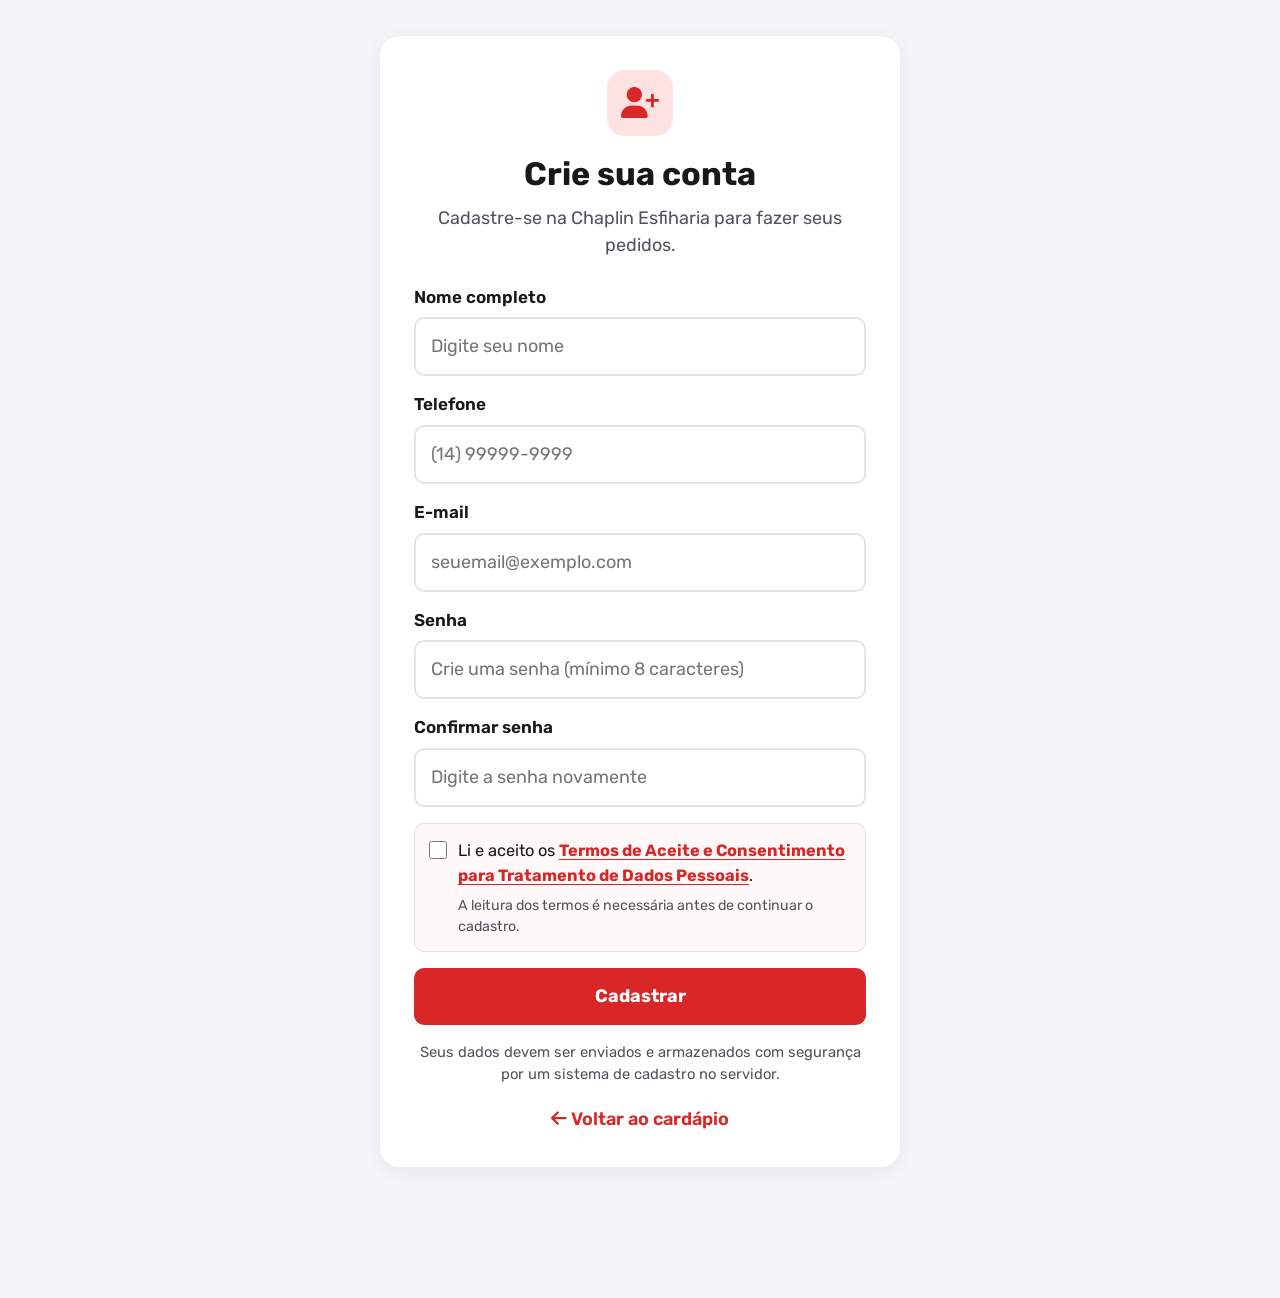
<file: cadastro.html>
<!DOCTYPE html>
<html lang="pt-BR">
<head>
    <meta charset="UTF-8">
    <meta name="viewport" content="width=device-width, initial-scale=1.0">
    <title>Cadastro - Chaplin Esfiharia</title>
    <link rel="preconnect" href="https://fonts.googleapis.com">
    <link rel="preconnect" href="https://fonts.gstatic.com" crossorigin>
    <link href="https://fonts.googleapis.com/css2?family=Rubik:wght@400;500;600;700;800&display=swap" rel="stylesheet">
    <link rel="stylesheet" href="https://cdnjs.cloudflare.com/ajax/libs/font-awesome/6.4.0/css/all.min.css">
    <link rel="stylesheet" href="style.css">
</head>
<body>
    <main class="register-page">
        <section class="register-card">
            <div class="register-top">
                <div class="register-icon"><i class="fa-solid fa-user-plus"></i></div>
                <h1>Crie sua conta</h1>
                <p>Cadastre-se na Chaplin Esfiharia para fazer seus pedidos.</p>
            </div>

            <form class="register-form" id="registerForm">
                <div class="register-field">
                    <label for="registerName">Nome completo</label>
                    <input type="text" id="registerName" name="name" placeholder="Digite seu nome" autocomplete="name" required minlength="3">
                </div>
                <div class="register-field">
                    <label for="registerPhone">Telefone</label>
                    <input type="tel" id="registerPhone" name="phone" placeholder="(14) 99999-9999" autocomplete="tel" required>
                </div>
                <div class="register-field">
                    <label for="registerEmail">E-mail</label>
                    <input type="email" id="registerEmail" name="email" placeholder="seuemail@exemplo.com" autocomplete="email" required>
                </div>
                <div class="register-field">
                    <label for="registerPassword">Senha</label>
                    <input type="password" id="registerPassword" name="password" placeholder="Crie uma senha (mínimo 8 caracteres)" autocomplete="new-password" required minlength="8">
                </div>
                <div class="register-field">
                    <label for="registerPasswordConfirm">Confirmar senha</label>
                    <input type="password" id="registerPasswordConfirm" name="passwordConfirm" placeholder="Digite a senha novamente" autocomplete="new-password" required minlength="8">
                </div>

                <div class="register-consent">
                    <input type="checkbox" id="acceptTerms" name="acceptTerms" required aria-describedby="termsHelp">
                    <div>
                        <label for="acceptTerms">Li e aceito os <a href="termos.html" target="_blank" rel="noopener noreferrer">Termos de Aceite e Consentimento para Tratamento de Dados Pessoais</a>.</label>
                        <p id="termsHelp">A leitura dos termos é necessária antes de continuar o cadastro.</p>
                    </div>
                </div>

                <div id="registerMessage" class="register-message" role="status" aria-live="polite"></div>
                <button class="register-submit" type="submit">Cadastrar</button>
            </form>

            <p class="register-note">Seus dados devem ser enviados e armazenados com segurança por um sistema de cadastro no servidor.</p>
            <a class="register-back" href="index.html"><i class="fa-solid fa-arrow-left"></i> Voltar ao cardápio</a>
        </section>
    </main>
    <script src="cadastro.js"></script>
</body>
</html>
</file>
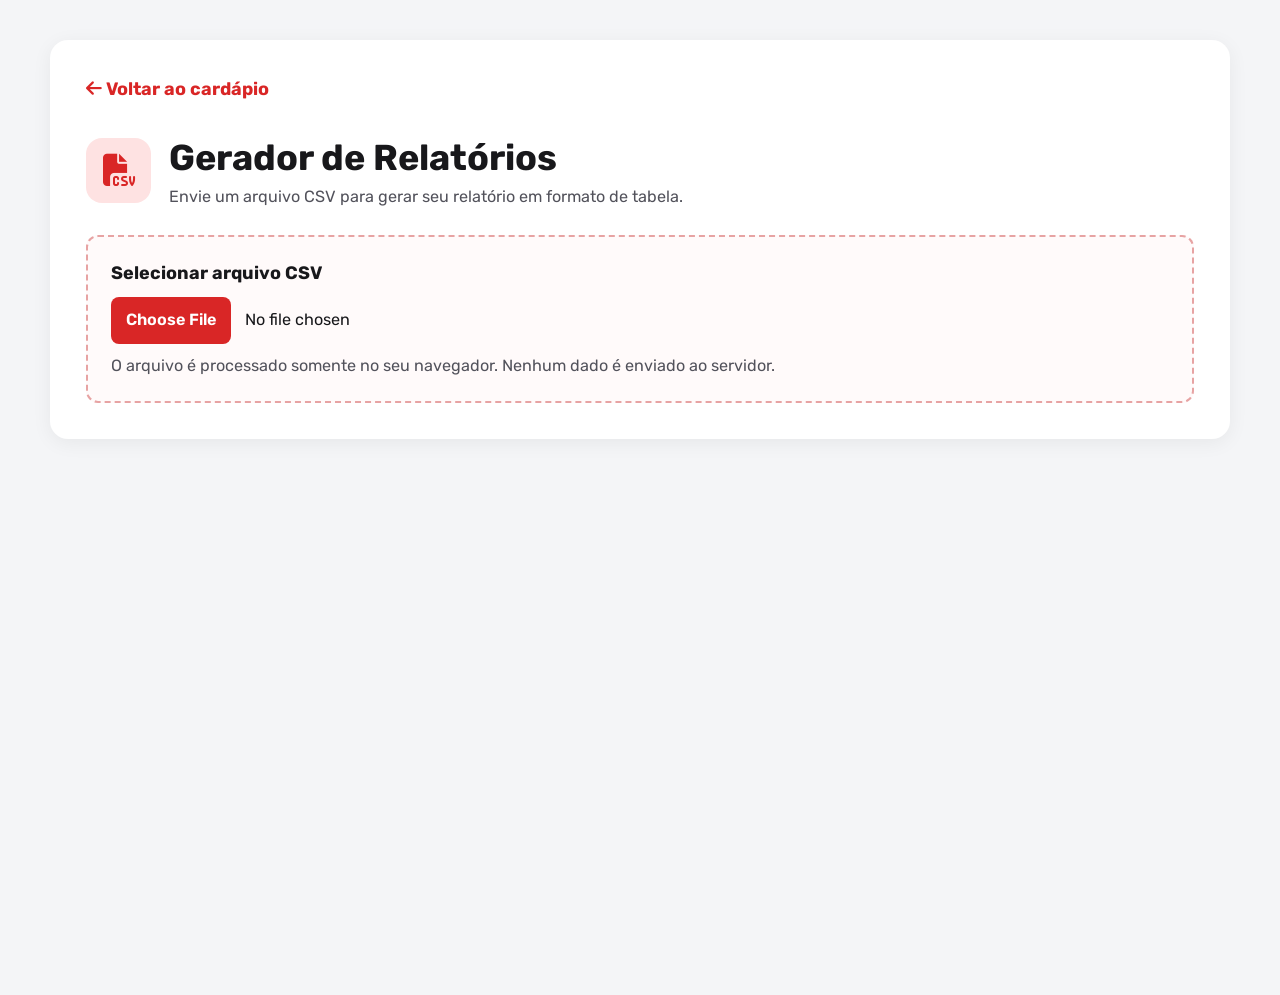
<file: tabela-csv.html>
<!DOCTYPE html>
<html lang="pt-BR">
<head>
  <meta charset="UTF-8">
  <meta name="viewport" content="width=device-width, initial-scale=1.0">
  <title>Gerador de Relatórios - Chaplin Esfiharia</title>
  <link rel="preconnect" href="https://fonts.googleapis.com">
  <link rel="preconnect" href="https://fonts.gstatic.com" crossorigin>
  <link href="https://fonts.googleapis.com/css2?family=Rubik:wght@400;500;600;700;800&display=swap" rel="stylesheet">
  <link rel="stylesheet" href="https://cdnjs.cloudflare.com/ajax/libs/font-awesome/6.4.0/css/all.min.css">
  <link rel="stylesheet" href="style.css">
  <script src="tabela-csv.js" defer></script>
</head>
<body>
  <main class="csv-page">
    <section class="csv-card">
      <a class="terms-back" href="index.html"><i class="fa-solid fa-arrow-left"></i> Voltar ao cardápio</a>
      <div class="csv-heading"><span class="csv-heading-icon"><i class="fa-solid fa-file-csv"></i></span><div><h1>Gerador de Relatórios</h1><p>Envie um arquivo CSV para gerar seu relatório em formato de tabela.</p></div></div>
      <div class="csv-upload">
        <label for="csvFile">Selecionar arquivo CSV</label>
        <input id="csvFile" type="file" accept=".csv,text/csv,text/plain" aria-describedby="csvPrivacy">
        <p id="csvPrivacy">O arquivo é processado somente no seu navegador. Nenhum dado é enviado ao servidor.</p>
      </div>
      <div id="csvError" class="csv-error" role="alert" hidden></div>
      <section id="csvResult" hidden aria-label="Tabela gerada do CSV">
        <div class="csv-toolbar"><div><h2 id="csvFilename"></h2><p id="csvStats" aria-live="polite"></p></div><label class="csv-search-label" for="csvSearch">Buscar na tabela <input id="csvSearch" type="search" placeholder="Pesquisar dados..."></label></div>
        <div class="csv-table-scroll"><table id="csvTable"><thead></thead><tbody></tbody></table></div>
        <div class="csv-pagination"><span id="csvPageInfo" aria-live="polite"></span><div><button id="csvPrev" type="button">Anterior</button><button id="csvNext" type="button">Próxima</button></div></div>
      </section>
    </section>
  </main>
</body>
</html>
</file>
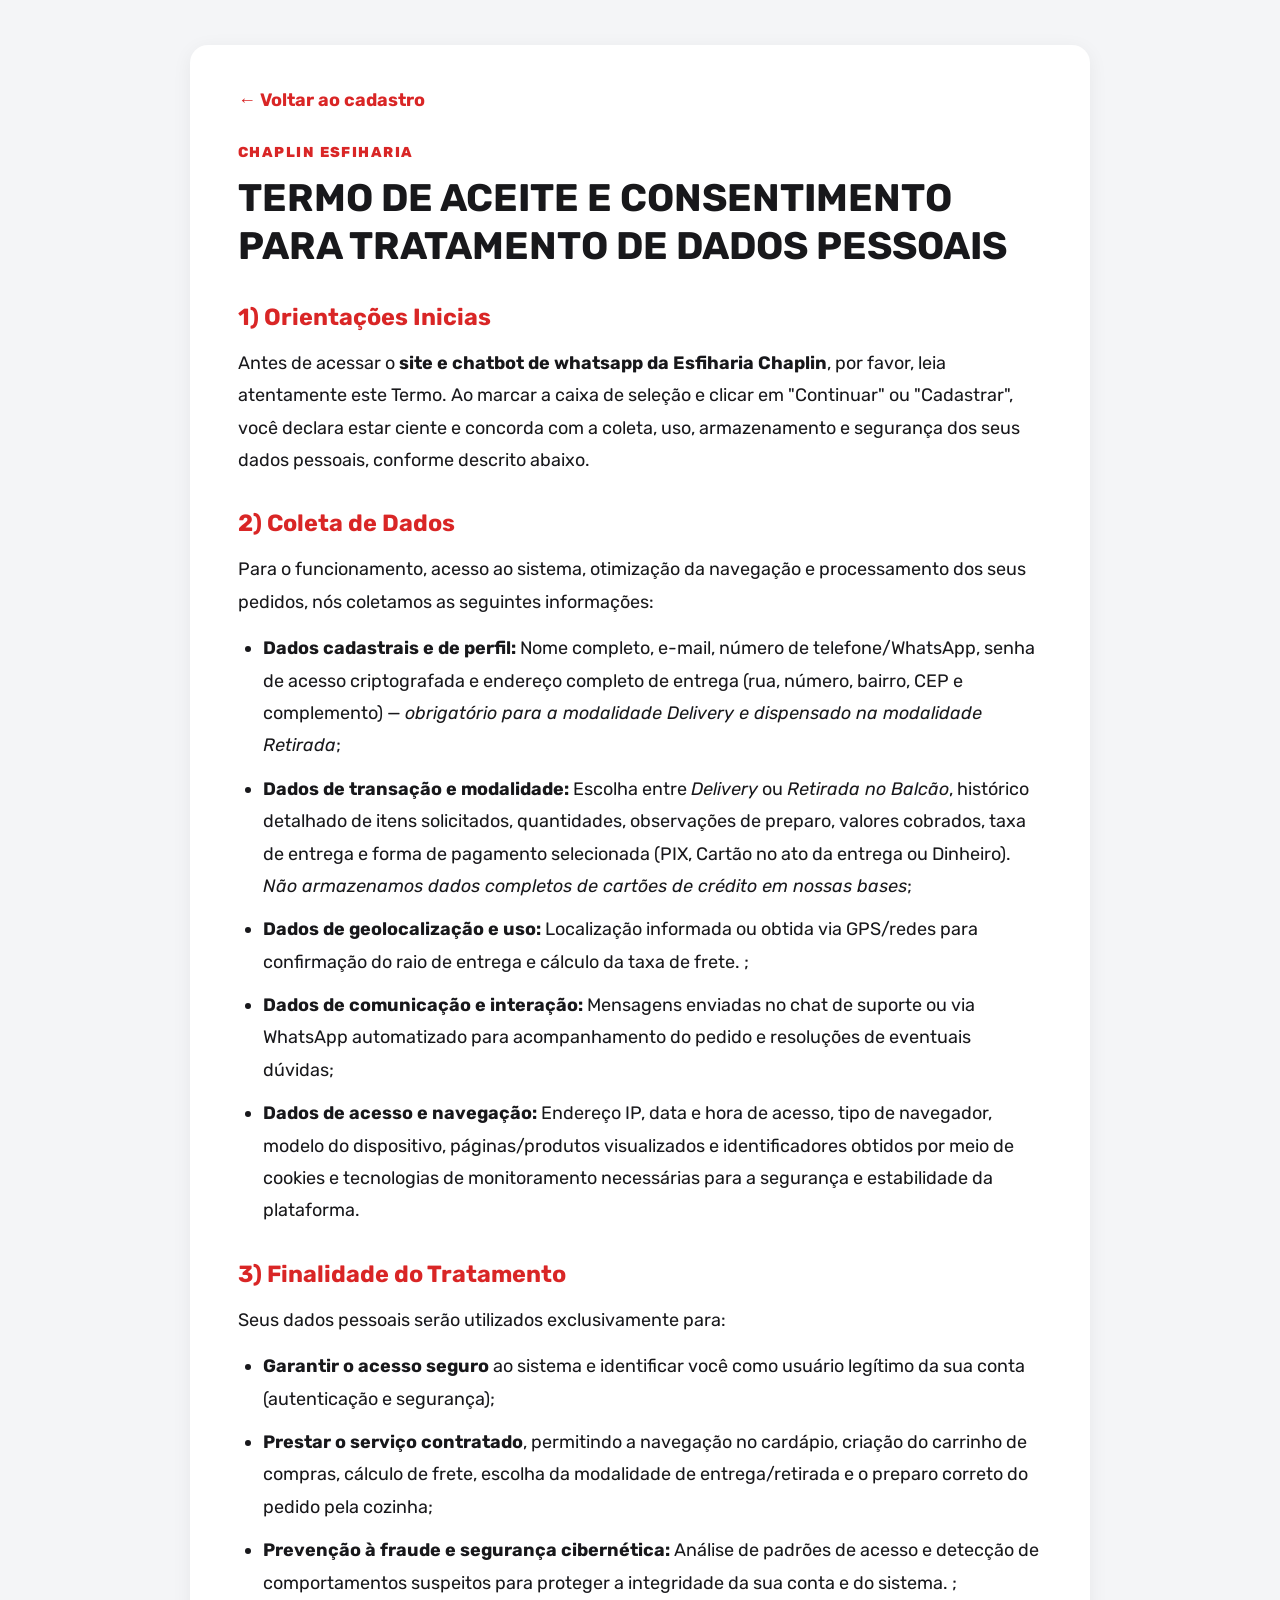
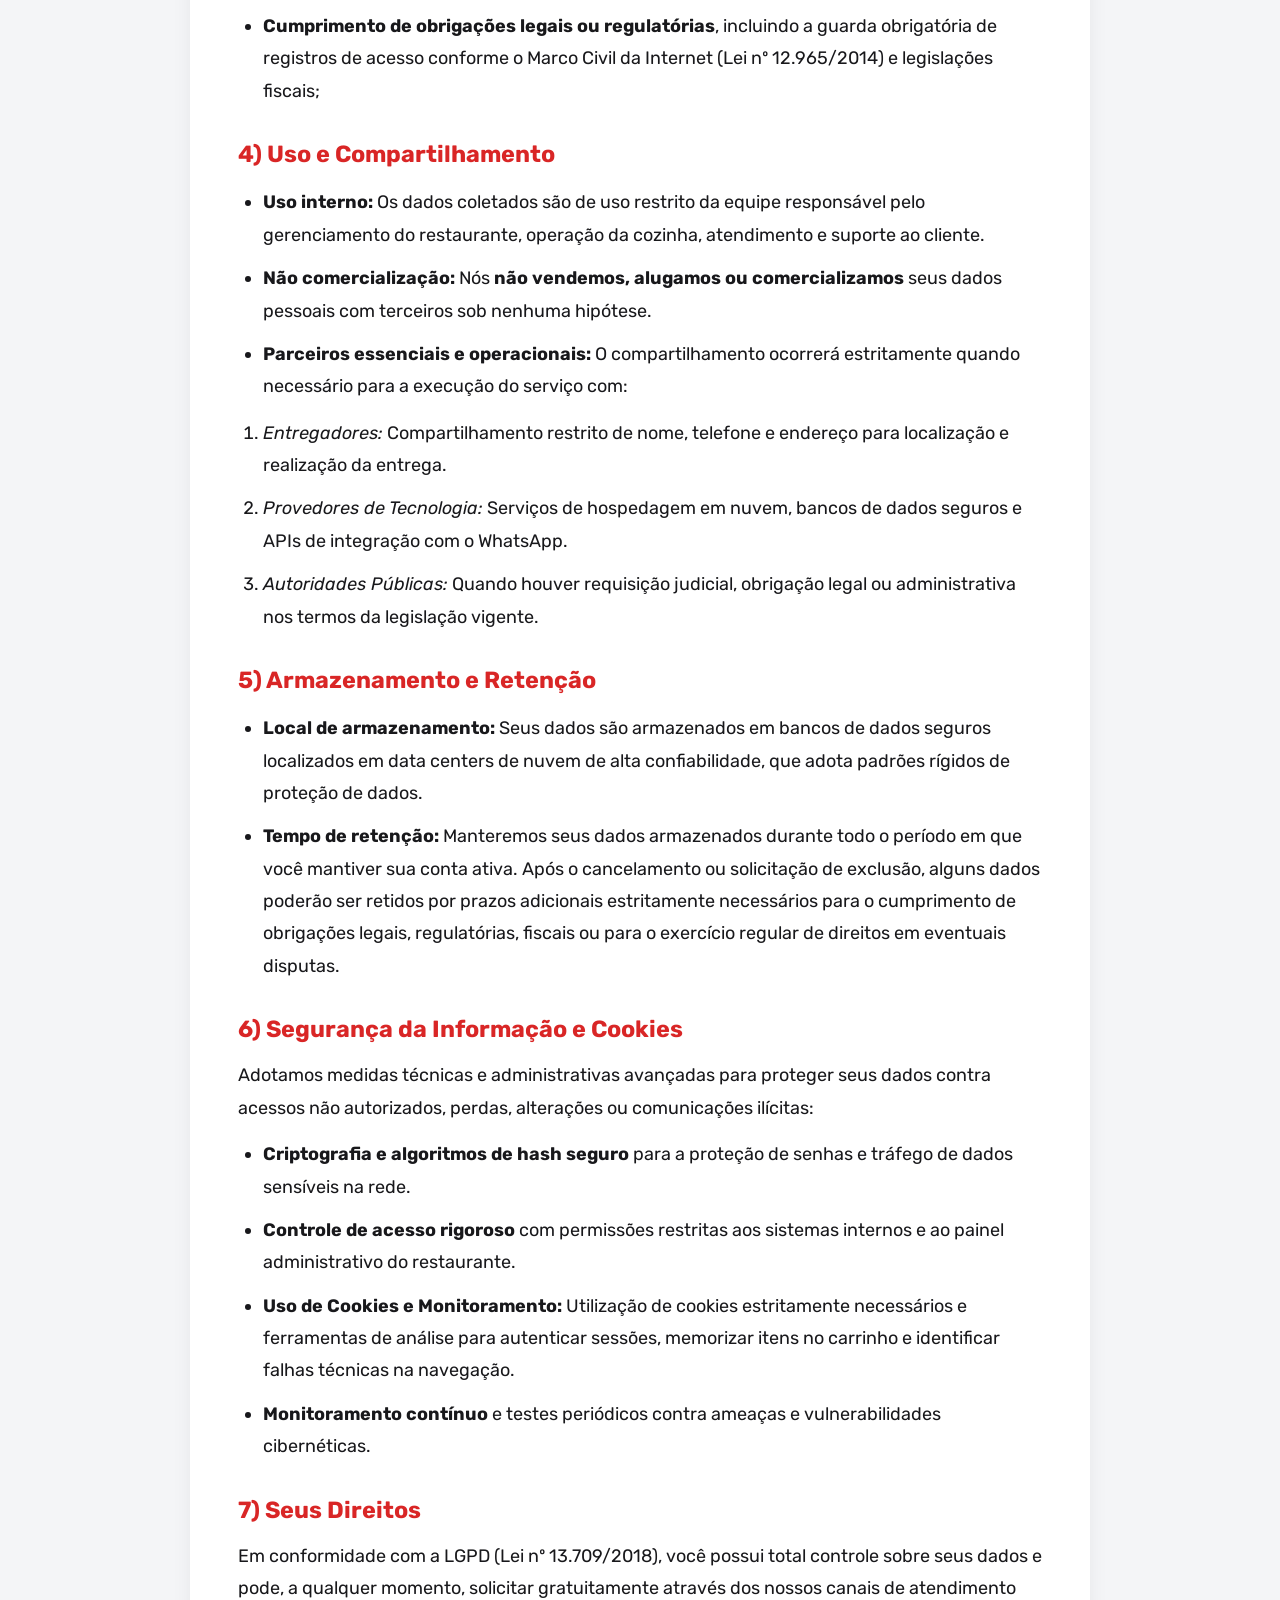
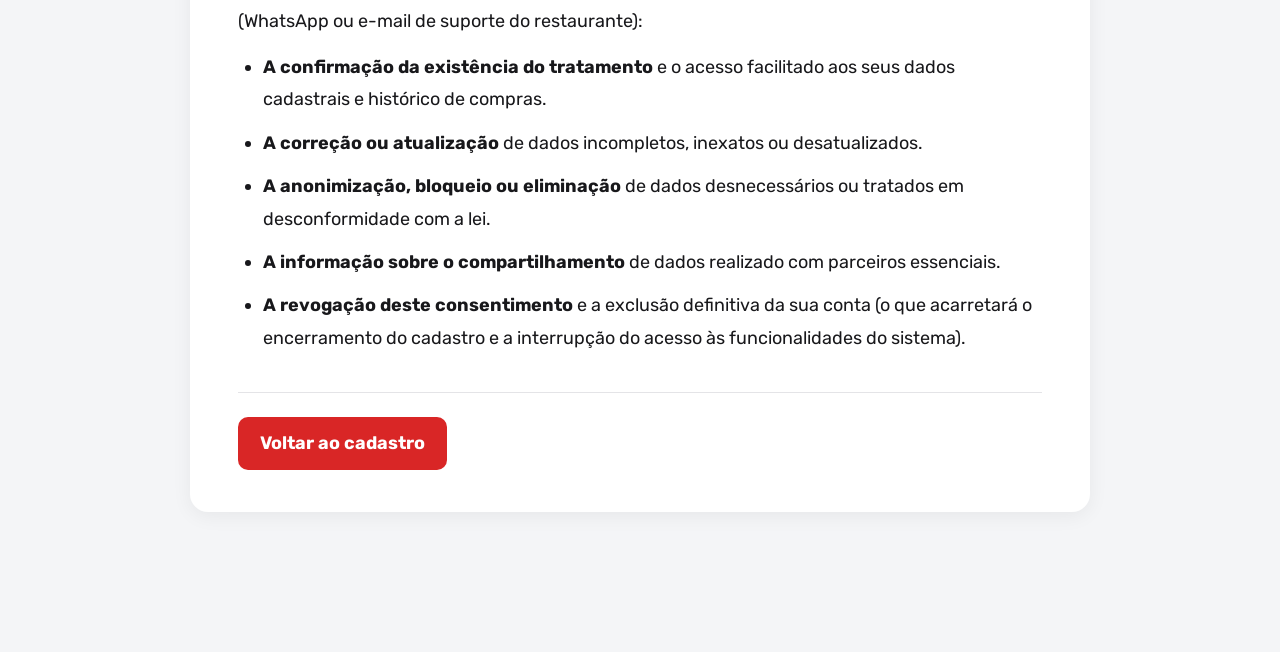
<file: termos.html>
<!DOCTYPE html>
<html lang="pt-BR">
<head>
<meta charset="UTF-8">
<meta name="viewport" content="width=device-width, initial-scale=1.0">
<title>Termos de Aceite - Chaplin Esfiharia</title>
<link rel="preconnect" href="https://fonts.googleapis.com">
<link rel="preconnect" href="https://fonts.gstatic.com" crossorigin>
<link href="https://fonts.googleapis.com/css2?family=Rubik:wght@400;500;600;700;800&display=swap" rel="stylesheet">
<link rel="stylesheet" href="style.css">
</head>
<body>
<main class="terms-page">
<article class="terms-card">
<a class="terms-back" href="cadastro.html">← Voltar ao cadastro</a>
<p class="terms-eyebrow">Chaplin Esfiharia</p>
<h1>TERMO DE ACEITE E CONSENTIMENTO PARA TRATAMENTO DE DADOS PESSOAIS</h1>
<section class="terms-section"><h2>1) Orientações Inicias</h2>
<p>Antes de acessar o <strong>site e chatbot de whatsapp da Esfiharia Chaplin</strong>, por favor, leia atentamente este Termo. Ao marcar a caixa de seleção e clicar em "Continuar" ou "Cadastrar", você declara estar ciente e concorda com a coleta, uso, armazenamento e segurança dos seus dados pessoais, conforme descrito abaixo.</p>
</section>
<section class="terms-section"><h2>2) Coleta de Dados</h2>
<p>Para o funcionamento, acesso ao sistema, otimização da navegação e processamento dos seus pedidos, nós coletamos as seguintes informações:</p>
<ul><li><strong>Dados cadastrais e de perfil:</strong> Nome completo, e-mail, número de telefone/WhatsApp, senha de acesso criptografada e endereço completo de entrega (rua, número, bairro, CEP e complemento) — <em>obrigatório para a modalidade Delivery e dispensado na modalidade Retirada</em>;</li><li><strong>Dados de transação e modalidade:</strong> Escolha entre <em>Delivery</em> ou <em>Retirada no Balcão</em>, histórico detalhado de itens solicitados, quantidades, observações de preparo, valores cobrados, taxa de entrega e forma de pagamento selecionada (PIX, Cartão no ato da entrega ou Dinheiro). <em>Não armazenamos dados completos de cartões de crédito em nossas bases</em>;</li><li><strong>Dados de geolocalização e uso:</strong> Localização informada ou obtida via GPS/redes para confirmação do raio de entrega e cálculo da taxa de frete. ;</li><li><strong>Dados de comunicação e interação:</strong> Mensagens enviadas no chat de suporte ou via WhatsApp automatizado para acompanhamento do pedido e resoluções de eventuais dúvidas;</li><li><strong>Dados de acesso e navegação:</strong> Endereço IP, data e hora de acesso, tipo de navegador, modelo do dispositivo, páginas/produtos visualizados e identificadores obtidos por meio de cookies e tecnologias de monitoramento necessárias para a segurança e estabilidade da plataforma.</li></ul>
</section>
<section class="terms-section"><h2>3) Finalidade do Tratamento</h2>
<p>Seus dados pessoais serão utilizados exclusivamente para:</p>
<ul><li><strong>Garantir o acesso seguro</strong> ao sistema e identificar você como usuário legítimo da sua conta (autenticação e segurança);</li><li><strong>Prestar o serviço contratado</strong>, permitindo a navegação no cardápio, criação do carrinho de compras, cálculo de frete, escolha da modalidade de entrega/retirada e o preparo correto do pedido pela cozinha;</li><li><strong>Prevenção à fraude e segurança cibernética:</strong> Análise de padrões de acesso e detecção de comportamentos suspeitos para proteger a integridade da sua conta e do sistema. ;</li><li><strong>Cumprimento de obrigações legais ou regulatórias</strong>, incluindo a guarda obrigatória de registros de acesso conforme o Marco Civil da Internet (Lei nº 12.965/2014) e legislações fiscais;</li></ul>
</section>
<section class="terms-section"><h2>4) Uso e Compartilhamento</h2>
<ul><li><strong>Uso interno:</strong> Os dados coletados são de uso restrito da equipe responsável pelo gerenciamento do restaurante, operação da cozinha, atendimento e suporte ao cliente.</li><li><strong>Não comercialização:</strong> Nós <strong>não vendemos, alugamos ou comercializamos</strong> seus dados pessoais com terceiros sob nenhuma hipótese.</li><li><strong>Parceiros essenciais e operacionais:</strong> O compartilhamento ocorrerá estritamente quando necessário para a execução do serviço com:</li></ul>
<ol><li><em>Entregadores:</em> Compartilhamento restrito de nome, telefone e endereço para localização e realização da entrega.</li><li><em>Provedores de Tecnologia:</em> Serviços de hospedagem em nuvem, bancos de dados seguros e APIs de integração com o WhatsApp.</li><li><em>Autoridades Públicas:</em> Quando houver requisição judicial, obrigação legal ou administrativa nos termos da legislação vigente.</li></ol>
</section>
<section class="terms-section"><h2>5) Armazenamento e Retenção</h2>
<ul><li><strong>Local de armazenamento:</strong> Seus dados são armazenados em bancos de dados seguros localizados em data centers de nuvem de alta confiabilidade, que adota padrões rígidos de proteção de dados.</li><li><strong>Tempo de retenção:</strong> Manteremos seus dados armazenados durante todo o período em que você mantiver sua conta ativa. Após o cancelamento ou solicitação de exclusão, alguns dados poderão ser retidos por prazos adicionais estritamente necessários para o cumprimento de obrigações legais, regulatórias, fiscais ou para o exercício regular de direitos em eventuais disputas.</li></ul>
</section>
<section class="terms-section"><h2>6) Segurança da Informação e Cookies</h2>
<p>Adotamos medidas técnicas e administrativas avançadas para proteger seus dados contra acessos não autorizados, perdas, alterações ou comunicações ilícitas:</p>
<ul><li><strong>Criptografia e algoritmos de hash seguro</strong> para a proteção de senhas e tráfego de dados sensíveis na rede.</li><li><strong>Controle de acesso rigoroso</strong> com permissões restritas aos sistemas internos e ao painel administrativo do restaurante.</li><li><strong>Uso de Cookies e Monitoramento:</strong> Utilização de cookies estritamente necessários e ferramentas de análise para autenticar sessões, memorizar itens no carrinho e identificar falhas técnicas na navegação.</li><li><strong>Monitoramento contínuo</strong> e testes periódicos contra ameaças e vulnerabilidades cibernéticas.</li></ul>
</section>
<section class="terms-section"><h2>7) Seus Direitos</h2>
<p>Em conformidade com a LGPD (Lei nº 13.709/2018), você possui total controle sobre seus dados e pode, a qualquer momento, solicitar gratuitamente através dos nossos canais de atendimento (WhatsApp ou e-mail de suporte do restaurante):</p>
<ul><li><strong>A confirmação da existência do tratamento</strong> e o acesso facilitado aos seus dados cadastrais e histórico de compras.</li><li><strong>A correção ou atualização</strong> de dados incompletos, inexatos ou desatualizados.</li><li><strong>A anonimização, bloqueio ou eliminação</strong> de dados desnecessários ou tratados em desconformidade com a lei.</li><li><strong>A informação sobre o compartilhamento</strong> de dados realizado com parceiros essenciais.</li><li><strong>A revogação deste consentimento</strong> e a exclusão definitiva da sua conta (o que acarretará o encerramento do cadastro e a interrupção do acesso às funcionalidades do sistema).</li></ul>
</section>
<div class="terms-actions"><a href="cadastro.html" class="terms-return">Voltar ao cadastro</a></div>
</article>
</main>
</body>
</html>
</file>
<file: style.css>
/* =========================================================
   ESTILO CHAPLIN ESFIHARIA - LETRAS GRANDES & FOCO VISUAL
   ========================================================= */

:root {
    --primary: #d92626;
    --primary-dark: #b01c1c;
    --secondary: #f59e0b;
    --bg-page: #f4f5f7;
    --bg-card: #ffffff;
    --text-main: #18181b;
    --text-muted: #52525b;
    --border-color: #e4e4e7;
    --success: #16a34a;
    --radius: 16px;
    --shadow: 0 4px 20px rgba(0, 0, 0, 0.06);
}

* {
    margin: 0;
    padding: 0;
    box-sizing: border-box;
}

/* Base Tipográfica Aumentada para Alta Legibilidade */
html {
    font-size: 18px; /* Base maior que o padrão 16px */
    scroll-behavior: smooth;
    font-family: 'Rubik', sans-serif;
}

body {
    background-color: var(--bg-page);
    color: var(--text-main);
    line-height: 1.5;
    padding-bottom: 95px;
}

.container {
    max-width: 1180px;
    margin: 0 auto;
    padding: 0 20px;
}

/* --- Cabeçalho e Banner --- */
.cover-banner {
    position: relative;
    height: 270px;
    width: 100%;
    overflow: hidden;
}

.cover-img {
    width: 100%;
    height: 100%;
    object-fit: cover;
}

.cover-overlay {
    position: absolute;
    inset: 0;
    background: linear-gradient(to bottom, rgba(0,0,0,0.15), rgba(0,0,0,0.65));
}

.header-info-card {
    background: var(--bg-card);
    border-radius: var(--radius);
    margin-top: -65px;
    position: relative;
    z-index: 10;
    padding: 28px;
    box-shadow: var(--shadow);
    display: flex;
    flex-wrap: wrap;
    align-items: center;
    gap: 24px;
}

.store-logo {
    width: 115px;
    height: 115px;
    border-radius: 20px;
    object-fit: cover;
    border: 4px solid #ffffff;
    box-shadow: 0 6px 16px rgba(0,0,0,0.15);
}

.store-details {
    flex: 1;
    min-width: 280px;
}

.title-row {
    display: flex;
    align-items: center;
    flex-wrap: wrap;
    gap: 14px;
    margin-bottom: 8px;
}

.title-row h1 {
    font-size: 2rem; /* 36px */
    font-weight: 800;
    color: var(--text-main);
}

.status-badge {
    font-size: 0.9rem;
    font-weight: 600;
    padding: 6px 14px;
    border-radius: 50px;
    display: inline-flex;
    align-items: center;
    gap: 8px;
}

.status-badge.open {
    background: #dcfce7;
    color: #15803d;
}

.status-badge i {
    font-size: 0.6rem;
}

.store-subtitle {
    font-size: 1.05rem;
    color: var(--text-muted);
    margin-bottom: 12px;
}

.store-meta {
    display: flex;
    flex-wrap: wrap;
    gap: 20px;
    font-size: 0.95rem;
    color: var(--text-muted);
    font-weight: 500;
}

.store-meta i {
    color: var(--primary);
    margin-right: 6px;
}

/* Barra de Busca */
.search-box {
    width: 100%;
    position: relative;
    margin-top: 8px;
}

.search-box i {
    position: absolute;
    left: 18px;
    top: 50%;
    transform: translateY(-50%);
    color: var(--text-muted);
    font-size: 1.1rem;
}

.search-box input {
    width: 100%;
    padding: 16px 20px 16px 50px;
    font-size: 1.05rem;
    font-family: inherit;
    border: 2px solid var(--border-color);
    border-radius: 12px;
    background: var(--bg-page);
    color: var(--text-main);
    transition: border-color 0.2s;
}

.search-box input:focus {
    outline: none;
    border-color: var(--primary);
    background: #fff;
}

/* --- Navegação de Categorias --- */
.category-nav {
    position: sticky;
    top: 0;
    z-index: 90;
    background: var(--bg-card);
    border-bottom: 1px solid var(--border-color);
    margin-top: 24px;
    padding: 14px 0;
    box-shadow: 0 2px 10px rgba(0,0,0,0.04);
}

.nav-scroll {
    display: flex;
    gap: 12px;
    overflow-x: auto;
    scrollbar-width: none;
}

.nav-scroll::-webkit-scrollbar {
    display: none;
}

.cat-btn {
    padding: 12px 22px;
    font-size: 1rem;
    font-weight: 600;
    font-family: inherit;
    border: 2px solid var(--border-color);
    background: var(--bg-card);
    color: var(--text-main);
    border-radius: 50px;
    cursor: pointer;
    white-space: nowrap;
    transition: all 0.2s;
}

.cat-btn:hover, .cat-btn.active {
    background: var(--primary);
    color: #ffffff;
    border-color: var(--primary);
}

/* --- Galeria Promocional (Mais Fotos) --- */
.promo-gallery {
    display: grid;
    grid-template-columns: repeat(3, 1fr);
    gap: 20px;
    margin-top: 28px;
}

.promo-card {
    position: relative;
    height: 220px;
    border-radius: var(--radius);
    overflow: hidden;
    box-shadow: var(--shadow);
}

.promo-card img {
    width: 100%;
    height: 100%;
    object-fit: cover;
    transition: transform 0.4s ease;
}

.promo-card:hover img {
    transform: scale(1.06);
}

.promo-caption {
    position: absolute;
    inset: 0;
    background: linear-gradient(to top, rgba(0,0,0,0.85) 15%, rgba(0,0,0,0.1));
    color: #fff;
    padding: 20px;
    display: flex;
    flex-direction: column;
    justify-content: flex-end;
}

.promo-tag {
    background: var(--secondary);
    color: #18181b;
    font-size: 0.75rem;
    font-weight: 800;
    padding: 4px 10px;
    border-radius: 6px;
    width: fit-content;
    margin-bottom: 8px;
}

.promo-caption h3 {
    font-size: 1.25rem;
    font-weight: 700;
}

.promo-caption p {
    font-size: 0.95rem;
    opacity: 0.9;
}

/* --- Seções e Cards do Cardápio --- */
.menu-section {
    margin-top: 40px;
}

.section-heading {
    font-size: 1.65rem; /* 30px */
    font-weight: 800;
    margin-bottom: 20px;
    padding-bottom: 10px;
    border-bottom: 3px solid var(--primary);
    display: inline-block;
}

.products-grid {
    display: grid;
    grid-template-columns: repeat(2, 1fr);
    gap: 22px;
}

.product-card {
    background: var(--bg-card);
    border-radius: var(--radius);
    border: 1px solid var(--border-color);
    padding: 18px;
    display: flex;
    gap: 18px;
    align-items: center;
    box-shadow: var(--shadow);
    cursor: pointer;
    transition: transform 0.2s, border-color 0.2s;
}

.product-card:hover {
    transform: translateY(-3px);
    border-color: var(--primary);
}

/* Fotos Grandes nos Cards */
.product-thumb {
    width: 145px;
    height: 145px;
    border-radius: 14px;
    object-fit: cover;
    flex-shrink: 0;
}

.product-info {
    flex: 1;
    display: flex;
    flex-direction: column;
    justify-content: space-between;
    min-height: 145px;
}

.product-title {
    font-size: 1.22rem; /* 22px */
    font-weight: 700;
    color: var(--text-main);
    margin-bottom: 6px;
}

.product-desc {
    font-size: 0.98rem; /* ~17.6px */
    color: var(--text-muted);
    display: -webkit-box;
    -webkit-line-clamp: 2;
    -webkit-box-orient: vertical;
    overflow: hidden;
    margin-bottom: 12px;
}

.product-bottom {
    display: flex;
    justify-content: space-between;
    align-items: center;
    margin-top: auto;
}

.product-price {
    font-size: 1.3rem; /* ~23.5px */
    font-weight: 800;
    color: var(--success);
}

.btn-quick-add {
    background: var(--primary);
    color: #fff;
    border: none;
    padding: 10px 18px;
    border-radius: 10px;
    font-size: 0.95rem;
    font-weight: 600;
    font-family: inherit;
    cursor: pointer;
    transition: background 0.2s;
}

.btn-quick-add:hover {
    background: var(--primary-dark);
}

/* --- Barra Flutuante do Carrinho --- */
.floating-cart-bar {
    position: fixed;
    bottom: 0;
    left: 0;
    width: 100%;
    background: var(--primary);
    color: #ffffff;
    padding: 18px 0;
    z-index: 100;
    cursor: pointer;
    box-shadow: 0 -4px 20px rgba(217, 38, 38, 0.35);
    transition: background 0.2s;
}

.floating-cart-bar:hover {
    background: var(--primary-dark);
}

.cart-bar-content {
    display: flex;
    justify-content: space-between;
    align-items: center;
    font-size: 1.2rem;
    font-weight: 700;
}

.cart-badge-count {
    background: #ffffff;
    color: var(--primary);
    padding: 4px 12px;
    border-radius: 8px;
    margin-right: 12px;
    font-weight: 800;
}

/* --- Modais (Produto e Carrinho) --- */
.modal-backdrop {
    position: fixed;
    inset: 0;
    background: rgba(0, 0, 0, 0.7);
    z-index: 200;
    display: none;
    align-items: center;
    justify-content: center;
    padding: 20px;
}

.modal-backdrop.active {
    display: flex;
}

.modal-card {
    background: var(--bg-card);
    border-radius: 20px;
    width: 100%;
    max-width: 580px;
    max-height: 90vh;
    overflow-y: auto;
    position: relative;
    box-shadow: 0 20px 50px rgba(0,0,0,0.3);
}

.modal-close {
    position: absolute;
    top: 16px;
    right: 16px;
    width: 44px;
    height: 44px;
    border-radius: 50%;
    background: rgba(255,255,255,0.95);
    border: none;
    font-size: 1.3rem;
    cursor: pointer;
    z-index: 10;
    box-shadow: 0 2px 10px rgba(0,0,0,0.2);
}

.modal-close.static {
    position: static;
    background: var(--bg-page);
    box-shadow: none;
}

.modal-hero-img {
    width: 100%;
    height: 290px;
    object-fit: cover;
}

.modal-body {
    padding: 28px;
}

.modal-cat-tag {
    background: #fee2e2;
    color: var(--primary);
    font-size: 0.85rem;
    font-weight: 700;
    padding: 4px 12px;
    border-radius: 6px;
    display: inline-block;
    margin-bottom: 10px;
}

.modal-body h2 {
    font-size: 1.65rem;
    margin-bottom: 10px;
}

.modal-description {
    font-size: 1.05rem;
    color: var(--text-muted);
    margin-bottom: 22px;
}

.modal-obs label {
    display: block;
    font-weight: 600;
    margin-bottom: 8px;
    font-size: 1rem;
}

.modal-obs input {
    width: 100%;
    padding: 14px;
    font-size: 1rem;
    font-family: inherit;
    border: 2px solid var(--border-color);
    border-radius: 10px;
    margin-bottom: 24px;
}

.modal-footer {
    display: flex;
    gap: 16px;
    align-items: center;
}

.qty-control {
    display: flex;
    align-items: center;
    border: 2px solid var(--border-color);
    border-radius: 12px;
    overflow: hidden;
}

.qty-control button {
    width: 46px;
    height: 50px;
    background: var(--bg-page);
    border: none;
    font-size: 1.1rem;
    cursor: pointer;
}

.qty-control span {
    padding: 0 18px;
    font-size: 1.2rem;
    font-weight: 700;
}

.btn-add-confirm {
    flex: 1;
    height: 54px;
    background: var(--primary);
    color: #fff;
    border: none;
    border-radius: 12px;
    font-size: 1.1rem;
    font-weight: 700;
    font-family: inherit;
    cursor: pointer;
}

/* Carrinho Drawer */
.cart-drawer {
    padding: 26px;
}

.drawer-header {
    display: flex;
    justify-content: space-between;
    align-items: center;
    padding-bottom: 16px;
    border-bottom: 2px solid var(--border-color);
    margin-bottom: 20px;
}

.cart-item-row {
    display: flex;
    justify-content: space-between;
    align-items: center;
    padding: 14px 0;
    border-bottom: 1px solid var(--border-color);
    gap: 12px;
}

.cart-item-details h4 {
    font-size: 1.1rem;
}

.cart-item-details small {
    color: var(--text-muted);
    font-size: 0.9rem;
    display: block;
}

.btn-remove-item {
    background: #fee2e2;
    color: var(--primary);
    border: none;
    padding: 8px 12px;
    border-radius: 8px;
    cursor: pointer;
    font-size: 0.95rem;
}

.checkout-form {
    margin-top: 22px;
    display: flex;
    flex-direction: column;
    gap: 12px;
}

.checkout-form h3 {
    font-size: 1.2rem;
}

.checkout-form input, .checkout-form select {
    padding: 14px;
    font-size: 1rem;
    font-family: inherit;
    border: 2px solid var(--border-color);
    border-radius: 10px;
}

.drawer-footer {
    margin-top: 24px;
    padding-top: 16px;
    border-top: 2px solid var(--border-color);
}

.total-row {
    display: flex;
    justify-content: space-between;
    font-size: 1.35rem;
    margin-bottom: 16px;
}

.btn-whatsapp {
    width: 100%;
    padding: 16px;
    background: #16a34a;
    color: #fff;
    border: none;
    border-radius: 12px;
    font-size: 1.15rem;
    font-weight: 700;
    font-family: inherit;
    cursor: pointer;
    display: flex;
    align-items: center;
    justify-content: center;
    gap: 10px;
}

.store-footer {
    text-align: center;
    padding: 40px 20px;
    color: var(--text-muted);
    font-size: 1rem;
}

/* --- Responsividade --- */
@media (max-width: 900px) {
    .promo-gallery {
        grid-template-columns: 1fr;
    }
    .products-grid {
        grid-template-columns: 1fr;
    }
}

@media (max-width: 600px) {
    html {
        font-size: 16.5px;
    }
    .header-info-card {
        flex-direction: column;
        text-align: center;
    }
    .title-row, .store-meta {
        justify-content: center;
    }
    .product-thumb {
        width: 120px;
        height: 120px;
    }
}


/* --- Cadastro de clientes --- */
.header-actions {
    width: 100%;
    display: flex;
    align-items: center;
    gap: 14px;
}
.header-actions .search-box { flex: 1; min-width: 220px; }
.btn-register-link {
    display: inline-flex;
    align-items: center;
    justify-content: center;
    gap: 9px;
    padding: 14px 20px;
    background: var(--primary);
    color: #fff;
    border-radius: 10px;
    text-decoration: none;
    font-weight: 700;
    white-space: nowrap;
    transition: background .2s;
}
.btn-register-link:hover { background: var(--primary-dark); }
.register-page {
    min-height: 100vh;
    padding: 36px 20px;
    display: flex;
    align-items: center;
    justify-content: center;
    background: var(--bg-page);
}
.register-card {
    width: 100%;
    max-width: 520px;
    background: var(--bg-card);
    padding: 34px;
    border-radius: 20px;
    box-shadow: var(--shadow);
}
.register-top { text-align: center; margin-bottom: 26px; }
.register-top .register-icon {
    width: 66px; height: 66px; margin: 0 auto 14px;
    display: grid; place-items: center;
    border-radius: 18px; background: #fee2e2; color: var(--primary);
    font-size: 1.7rem;
}
.register-top h1 { font-size: 1.8rem; margin-bottom: 6px; }
.register-top p { color: var(--text-muted); }
.register-form { display: flex; flex-direction: column; gap: 16px; }
.register-field { display: flex; flex-direction: column; gap: 7px; }
.register-field label { font-weight: 600; font-size: .95rem; }
.register-field input {
    width: 100%; padding: 14px 15px; border: 2px solid var(--border-color);
    border-radius: 10px; font: inherit; background: #fff;
}
.register-field input:focus { outline: none; border-color: var(--primary); }
.register-submit {
    width: 100%; padding: 15px; border: 0; border-radius: 10px;
    background: var(--primary); color: #fff; font: inherit; font-weight: 700;
    cursor: pointer; transition: background .2s;
}
.register-submit:hover { background: var(--primary-dark); }
.register-message {
    display: none; padding: 12px 14px; border-radius: 10px;
    font-size: .92rem;
}
.register-message.error { display: block; color: #991b1b; background: #fee2e2; }
.register-message.success { display: block; color: #166534; background: #dcfce7; }
.register-back {
    display: block; margin-top: 20px; text-align: center;
    color: var(--primary); font-weight: 600; text-decoration: none;
}
.register-note {
    margin-top: 16px; color: var(--text-muted); font-size: .82rem; text-align: center;
}
@media (max-width: 600px) {
    .header-actions { flex-direction: column; align-items: stretch; }
    .header-actions .search-box { width: 100%; }
    .btn-register-link { width: 100%; }
    .register-card { padding: 25px 20px; }
}

/* Termos e consentimento no cadastro */
.register-consent { display: flex; align-items: flex-start; gap: 11px; padding: 14px; border: 1px solid var(--border-color); border-radius: 10px; background: #fff8f8; }
.register-consent input { width: 18px; height: 18px; flex-shrink: 0; margin-top: 3px; accent-color: var(--primary); cursor: pointer; }
.register-consent label { display: block; line-height: 1.55; font-size: .91rem; }
.register-consent a, .footer-terms-link { color: var(--primary); font-weight: 700; text-underline-offset: 3px; }
.register-consent p { margin-top: 6px; font-size: .79rem; color: var(--text-muted); }
.terms-page { min-height: 100vh; padding: 45px 20px; background: var(--bg-page); }
.terms-card { max-width: 900px; margin: 0 auto; padding: 42px 48px; border-radius: 18px; background: var(--bg-card); box-shadow: var(--shadow); }
.terms-back { display: inline-block; margin-bottom: 28px; color: var(--primary); text-decoration: none; font-weight: 700; }
.terms-eyebrow { color: var(--primary); text-transform: uppercase; letter-spacing: .1em; font-size: .8rem; font-weight: 800; margin-bottom: 10px; }
.terms-card h1 { font-size: clamp(1.45rem, 3vw, 2.2rem); line-height: 1.25; margin-bottom: 30px; }
.terms-section { margin-top: 30px; }
.terms-section h2 { color: var(--primary); font-size: 1.3rem; margin-bottom: 12px; }
.terms-section p, .terms-section li { line-height: 1.8; }
.terms-section ul, .terms-section ol { margin: 14px 0 0; padding-left: 25px; }
.terms-section li { margin-bottom: 11px; }
.terms-actions { margin-top: 38px; padding-top: 24px; border-top: 1px solid var(--border-color); }
.terms-return { display: inline-block; padding: 13px 22px; background: var(--primary); border-radius: 10px; color: white; text-decoration: none; font-weight: 700; }
@media (max-width: 600px) { .terms-page { padding: 18px 12px; } .terms-card { padding: 28px 20px; } }

/* Página de visualização de arquivos CSV */
.csv-page { min-height: 100vh; padding: 40px 20px; }
.csv-card { max-width: 1180px; margin: 0 auto; background: var(--bg-card); border-radius: 18px; padding: 36px; box-shadow: var(--shadow); }
.csv-heading { display: flex; gap: 18px; align-items: center; margin-bottom: 26px; }
.csv-heading-icon { display: grid; place-items: center; width: 65px; height: 65px; flex-shrink: 0; border-radius: 16px; background: #fee2e2; color: var(--primary); font-size: 1.8rem; }
.csv-heading h1 { font-size: clamp(1.4rem, 3vw, 2rem); }
.csv-heading p, .csv-upload p, .csv-toolbar p { color: var(--text-muted); font-size: .9rem; }
.csv-upload { padding: 23px; border: 2px dashed #e7a3a3; border-radius: 12px; background: #fffafa; }
.csv-upload label { display: block; font-weight: 700; margin-bottom: 10px; }
.csv-upload input { display: block; width: 100%; max-width: 100%; margin-bottom: 10px; font: inherit; font-size: .9rem; }
.csv-upload input::file-selector-button { background: var(--primary); color: #fff; padding: 11px 15px; border: 0; border-radius: 8px; cursor: pointer; margin-right: 14px; font: inherit; font-weight: 600; }
.csv-error { background: #fee2e2; color: #991b1b; padding: 15px; border-radius: 10px; margin-top: 18px; }
.csv-toolbar { display: flex; align-items: end; justify-content: space-between; flex-wrap: wrap; gap: 16px; margin: 28px 0 14px; }
.csv-toolbar h2 { font-size: 1.15rem; overflow-wrap: anywhere; }
.csv-search-label { font-weight: 600; font-size: .9rem; }
.csv-search-label input { display: block; margin-top: 6px; padding: 10px 12px; border: 1px solid var(--border-color); border-radius: 8px; font: inherit; max-width: 100%; }
.csv-table-scroll { max-width: 100%; overflow: auto; border: 1px solid var(--border-color); border-radius: 10px; }
#csvTable { width: 100%; border-collapse: collapse; font-size: .86rem; text-align: left; }
#csvTable th, #csvTable td { padding: 12px 15px; border-bottom: 1px solid var(--border-color); white-space: pre-wrap; min-width: 120px; overflow-wrap: anywhere; }
#csvTable th { background: #fff1f1; color: #831919; position: sticky; top: 0; font-weight: 700; }
#csvTable tbody tr:nth-child(even) { background: #fafafa; }
.csv-pagination { display: flex; align-items: center; justify-content: space-between; flex-wrap: wrap; gap: 14px; margin-top: 16px; font-size: .85rem; }
.csv-pagination button { background: var(--primary); color: #fff; border: none; padding: 10px 16px; border-radius: 8px; margin-left: 8px; cursor: pointer; font: inherit; font-weight: 600; }
.csv-pagination button:disabled { background: #d4d4d8; cursor: not-allowed; }
@media (max-width: 600px) { .csv-page { padding: 15px 10px; } .csv-card { padding: 22px 16px; } .csv-heading { align-items: flex-start; } .csv-heading-icon { width: 48px; height: 48px; } }

/* Categorias em uma única linha com rolagem horizontal, inclusive Bebidas. */
.category-nav .nav-scroll {
  display: flex;
  flex-wrap: nowrap;
  overflow-x: auto;
  overflow-y: hidden;
  max-width: 100%;
  scrollbar-width: thin;
  scrollbar-color: #d92626 #f4f5f7;
  overscroll-behavior-x: contain;
  -webkit-overflow-scrolling: touch;
  padding-bottom: 7px;
}
.category-nav .nav-scroll::-webkit-scrollbar { display: block; height: 6px; }
.category-nav .nav-scroll::-webkit-scrollbar-thumb { background: #d92626; border-radius: 8px; }
.category-nav .nav-scroll::-webkit-scrollbar-track { background: #f4f5f7; border-radius: 8px; }
.category-nav .cat-btn { flex: 0 0 auto; }
.status-badge.closed { background: #fee2e2; color: #b91c1c; }
@media (max-width: 600px) {
  .category-nav { padding: 10px 0; }
  .category-nav .nav-scroll { gap: 7px; }
  .category-nav .cat-btn { font-size: .78rem; padding: 8px 11px; }
}

/* Centraliza os filtros quando cabem; mantém a rolagem se ultrapassarem a largura. */
.category-nav .nav-scroll {
  justify-content: safe center;
}

/* Botão de pedido direto pelo WhatsApp */
.btn-order-whatsapp { background: #128c4a; }
.btn-order-whatsapp:hover, .btn-order-whatsapp:focus-visible { background: #0b713a; }
@media (max-width: 1100px) and (min-width: 769px) {
  .header-actions { flex-wrap: wrap; }
  .header-actions .search-box { flex-basis: 100%; }
}
</file>
